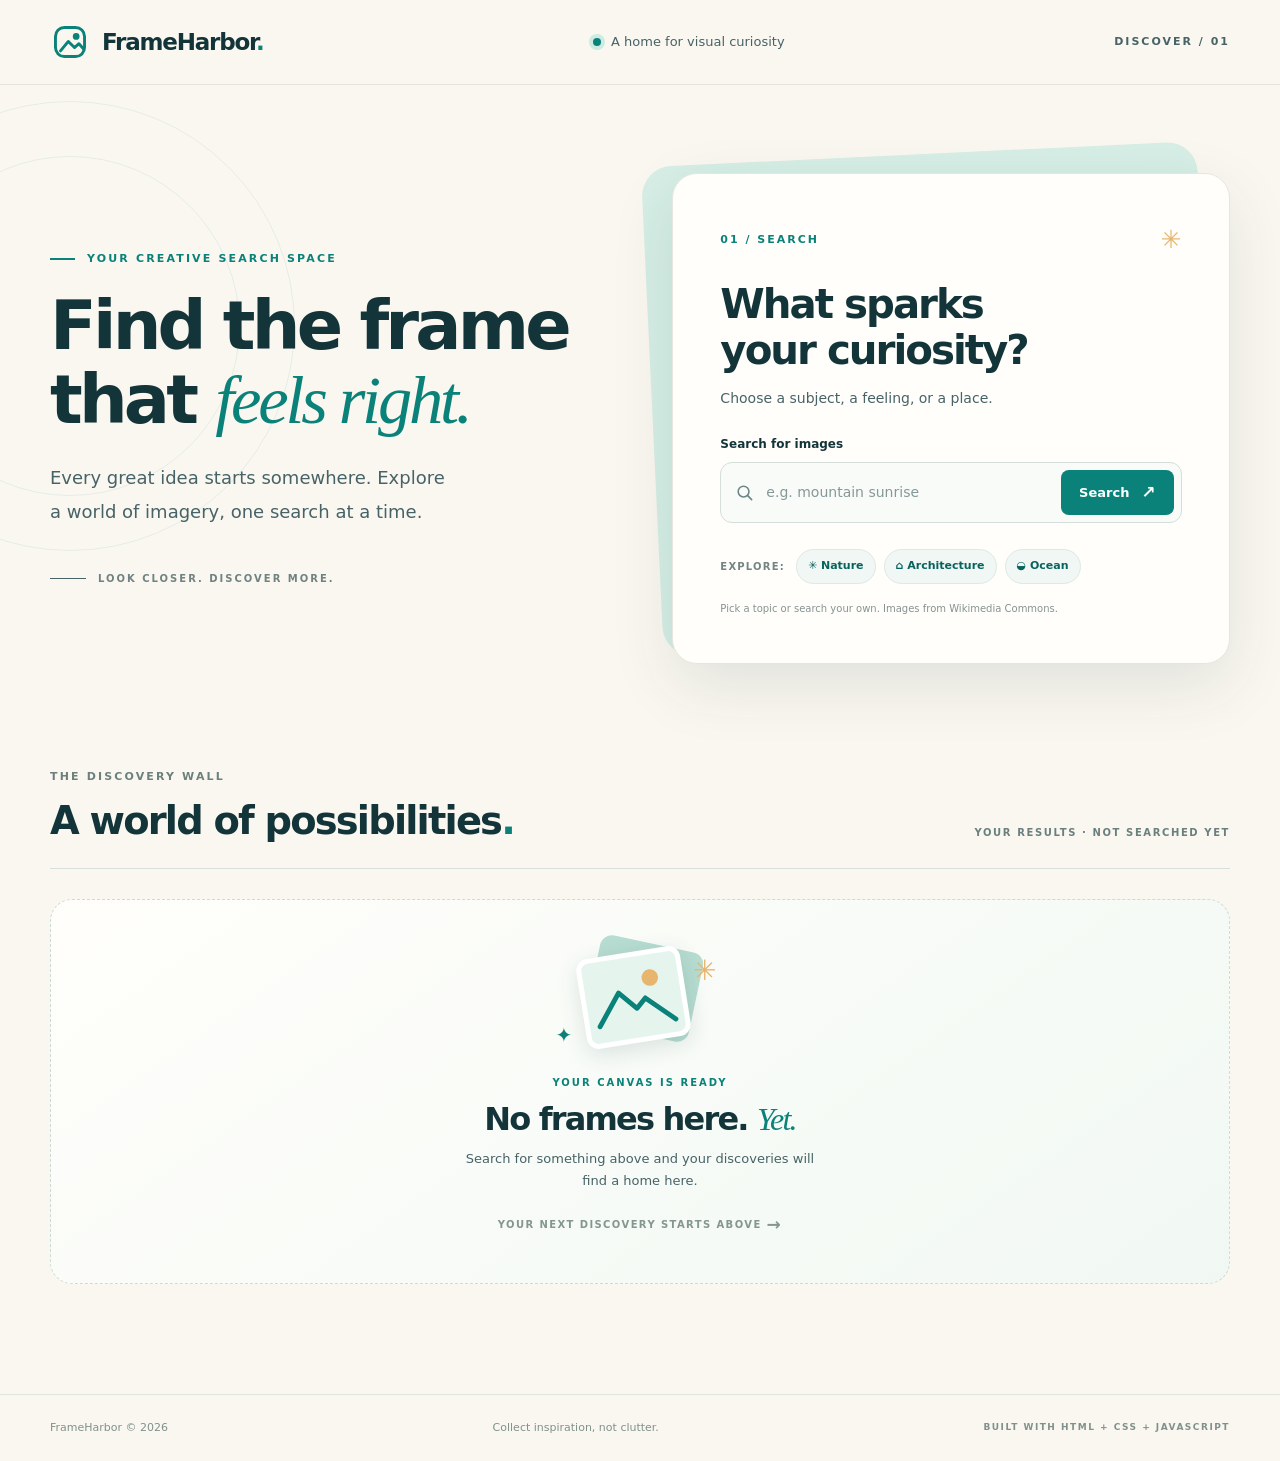
<file: index.html>
<!DOCTYPE html>
<html lang="en">
<head>
  <meta charset="UTF-8" />
  <meta name="viewport" content="width=device-width, initial-scale=1.0" />
  <meta name="description" content="FrameHarbor — a calm, creative space to discover images by topic." />
  <title>FrameHarbor — Find your next inspiration</title>
  <link rel="stylesheet" href="styles.css" />
</head>
<body>
  <header class="site-header">
    <div class="shell topbar">
      <a class="brand" href="#top" aria-label="FrameHarbor home">
        <span class="brand-mark" aria-hidden="true">
          <svg viewBox="0 0 34 34" fill="none" xmlns="http://www.w3.org/2000/svg">
            <rect x="4" y="4" width="26" height="26" rx="8" stroke="currentColor" stroke-width="2.6"/>
            <circle cx="22.5" cy="12" r="3" fill="currentColor"/>
            <path d="M8.5 25L15.5 16.5L21 22L25 18.5L29 23" stroke="currentColor" stroke-width="2.6" stroke-linecap="round" stroke-linejoin="round"/>
          </svg>
        </span>
        <span>FrameHarbor<span class="brand-stop">.</span></span>
      </a>
      <p class="topbar-message"><span class="status-dot" aria-hidden="true"></span> A home for visual curiosity</p>
      <span class="topbar-edition">DISCOVER / 01</span>
    </div>
  </header>

  <main id="top">
    <section class="hero shell" aria-labelledby="hero-title">
      <div class="hero-copy">
        <p class="eyebrow"><span class="eyebrow-line" aria-hidden="true"></span> YOUR CREATIVE SEARCH SPACE</p>
        <h1 id="hero-title">Find the frame<br />that <em>feels right.</em></h1>
        <p class="hero-description">Every great idea starts somewhere. Explore a world of imagery, one search at a time.</p>
        <div class="hero-signature" aria-hidden="true">
          <span class="signature-dash"></span>
          <span>LOOK CLOSER. DISCOVER MORE.</span>
        </div>
        <div class="hero-orbit orbit-one" aria-hidden="true"></div>
        <div class="hero-orbit orbit-two" aria-hidden="true"></div>
      </div>

      <div class="hero-action">
        <div class="search-panel">
          <div class="panel-heading">
            <span class="panel-number">01 / SEARCH</span>
            <span class="panel-symbol" aria-hidden="true">✳</span>
          </div>
          <h2>What sparks<br />your curiosity?</h2>
          <p class="panel-description">Choose a subject, a feeling, or a place.</p>
          <form id="search-form" role="search">
            <label for="search-input">Search for images</label>
            <div class="search-control">
              <svg class="search-icon" viewBox="0 0 24 24" fill="none" aria-hidden="true">
                <circle cx="10.8" cy="10.8" r="6.8" stroke="currentColor" stroke-width="2"/>
                <path d="M16 16L21 21" stroke="currentColor" stroke-width="2" stroke-linecap="round"/>
              </svg>
              <input id="search-input" type="search" placeholder="e.g. mountain sunrise" autocomplete="off" />
              <button id="search-button" type="submit">Search <span aria-hidden="true">↗</span></button>
            </div>
          </form>
          <div class="quick-picks" aria-label="Suggested topics">
            <span class="chips-label">EXPLORE:</span>
            <button class="chip" id="suggest-nature" type="button">✳ Nature</button>
            <button class="chip" id="suggest-architecture" type="button">⌂ Architecture</button>
            <button class="chip" id="suggest-ocean" type="button">◒ Ocean</button>
          </div>
          <p class="panel-footnote">Pick a topic or search your own. Images from Wikimedia Commons.</p>
        </div>
      </div>
    </section>

    <section class="discover-section shell" aria-labelledby="discover-title">
      <div class="section-header">
        <div>
          <p class="eyebrow dark-eyebrow">THE DISCOVERY WALL</p>
          <h2 id="discover-title">A world of possibilities<span class="period">.</span></h2>
        </div>
        <p class="results-count" id="result-count" role="status">YOUR RESULTS · NOT SEARCHED YET</p>
      </div>

      <p id="search-feedback" class="search-feedback" role="status" hidden></p>
      <div id="results" class="results-grid" aria-label="Image search results" aria-live="polite"></div>

      <div id="empty-state" class="empty-state" role="status">
        <div class="empty-illustration" aria-hidden="true">
          <div class="illustration-card card-back"></div>
          <div class="illustration-card card-front">
            <svg viewBox="0 0 130 105" fill="none" xmlns="http://www.w3.org/2000/svg">
              <circle cx="92" cy="27" r="12" fill="#E8B56E"/>
              <path d="M10 86L44 42L67 68L81 55L120 92" stroke="#0A8279" stroke-width="7" stroke-linecap="round" stroke-linejoin="round" />
            </svg>
          </div>
          <span class="illustration-spark spark-one">✳</span>
          <span class="illustration-spark spark-two">✦</span>
        </div>
        <span class="empty-kicker">YOUR CANVAS IS READY</span>
        <h3>No frames here. <em>Yet.</em></h3>
        <p>Search for something above and your discoveries will find a home here.</p>
        <span class="empty-coming-soon">YOUR NEXT DISCOVERY STARTS ABOVE <span aria-hidden="true">→</span></span>
      </div>
    </section>
  </main>

  <footer class="site-footer">
    <div class="shell footer-content">
      <span>FrameHarbor © 2026</span>
      <span>Collect inspiration, not clutter.</span>
      <span>BUILT WITH HTML + CSS + JAVASCRIPT</span>
    </div>
  </footer>
  <script src="script.js"></script>
</body>
</html>
</file>
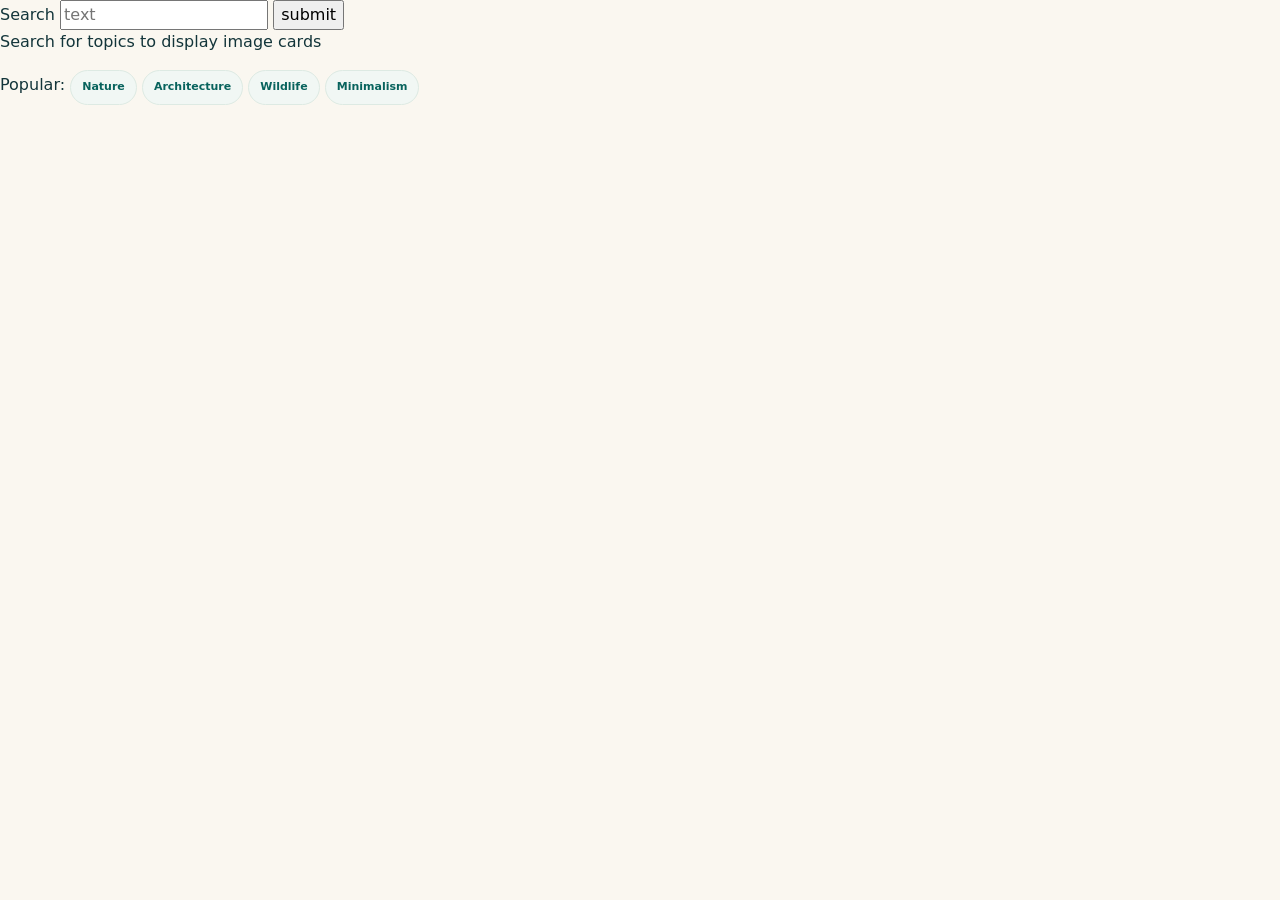
<file: html.html>
<!DOCTYPE html>
<head>
    <title> My webpage</title>
    <link rel="stylesheet" href="styles.css">
</head>
<body>
    <header>
        <title> My App </title>
    </header>
    <main>
        <form>
            <label for="search-input" class="search-form"> Search </label>
            <input type="search" id="search" placeholder="text">
            <button type="submit" id="button"> submit </button>
        </form>
        <p id="status"> Search for topics to display image cards </p>
        <div class="categories" aria-label="Quick search categories">
            <span class="category-label">Popular:</span>
            <button type="button" class="chip">Nature</button>
            <button type="button" class="chip">Architecture</button>
            <button type="button" class="chip">Wildlife</button>
            <button type="button" class="chip">Minimalism</button>
        </div>
        <section id="results"></section>
    </main>
    <script src="script.js" defer></script>
</body>
</file>
<file: styles.css>
/* FrameHarbor — responsive image-discovery app. */
:root {
  --ink: #13353a;
  --ink-light: #476367;
  --forest: #0a8279;
  --forest-deep: #08635d;
  --mint: #d6eee5;
  --sand: #faf7f0;
  --paper: #fffefb;
  --gold: #e8b56e;
  --line: #dce4df;
  --shadow: 0 22px 65px rgba(15, 52, 57, .11);
}

* { box-sizing: border-box; }
html { scroll-behavior: smooth; }
body {
  margin: 0;
  color: var(--ink);
  background: var(--sand);
  font-family: "Segoe UI", Inter, system-ui, -apple-system, BlinkMacSystemFont, sans-serif;
  line-height: 1.5;
}
button, input { font: inherit; }
button { cursor: pointer; }
button:focus-visible, input:focus-visible, a:focus-visible { outline: 3px solid var(--gold); outline-offset: 4px; }
.shell { width: min(1180px, calc(100% - 64px)); margin-inline: auto; }

.site-header {
  position: sticky;
  top: 0;
  z-index: 20;
  border-bottom: 1px solid rgba(19, 53, 58, .09);
  background: rgba(250, 247, 240, .94);
  backdrop-filter: blur(18px);
}
.topbar { min-height: 84px; display: flex; align-items: center; gap: 20px; justify-content: space-between; }
.brand { display: inline-flex; align-items: center; gap: 12px; color: var(--ink); text-decoration: none; font-size: 23px; font-weight: 800; letter-spacing: -1.2px; }
.brand-mark { width: 40px; height: 40px; display: grid; place-items: center; color: var(--forest); }
.brand-mark svg { width: 38px; height: 38px; }
.brand-stop, .period { color: var(--forest); }
.topbar-message { display: flex; align-items: center; gap: 10px; color: var(--ink-light); font-size: 13px; margin: 0; }
.status-dot { height: 8px; width: 8px; border-radius: 50%; background: var(--forest); box-shadow: 0 0 0 4px #ccebe2; }
.topbar-edition { font-size: 11px; letter-spacing: 2px; font-weight: 750; color: var(--ink-light); }

.hero { display: grid; grid-template-columns: minmax(0, 1fr) minmax(0, 1fr); gap: clamp(24px, 5vw, 76px); padding-block: 88px 105px; align-items: center; }
.hero-copy { position: relative; isolation: isolate; }
.eyebrow { display: flex; align-items: center; gap: 12px; font-size: 11px; font-weight: 800; letter-spacing: 2.15px; color: var(--forest); margin: 0 0 22px; }
.eyebrow-line { height: 2px; width: 25px; background: currentColor; }
h1, h2, h3, p { margin-top: 0; }
h1, h2, h3 { letter-spacing: -1.8px; }
.hero h1 { font-size: clamp(48px, 5.35vw, 75px); line-height: 1.08; font-weight: 800; margin: 0 0 23px; letter-spacing: -3.8px; }
.hero h1 em { font-family: Georgia, "Times New Roman", serif; font-weight: 500; color: var(--forest); letter-spacing: -3.2px; }
.hero-description { font-size: 18px; line-height: 1.85; color: var(--ink-light); max-width: 405px; margin-bottom: 43px; }
.hero-signature { display: flex; align-items: center; gap: 12px; font-size: 10px; font-weight: 700; letter-spacing: 2px; color: #708282; }
.signature-dash { width: 36px; height: 1px; background: var(--ink-light); }
.hero-orbit { position: absolute; z-index: -1; pointer-events: none; border: 1px solid rgba(10,130,121,.09); border-radius: 50%; }
.orbit-one { width: 340px; height: 340px; top: -95px; left: -150px; }
.orbit-two { width: 450px; height: 450px; top: -150px; left: -205px; }

.hero-action { position: relative; }
.hero-action::before { content: ""; position: absolute; z-index: -1; inset: -19px 22px 20px -20px; border-radius: 30px; background: var(--mint); transform: rotate(-2.7deg); }
.search-panel { padding: clamp(26px, 3.7vw, 50px); background: var(--paper); border: 1px solid #e5e7df; border-radius: 25px; box-shadow: var(--shadow); }
.panel-heading { display: flex; justify-content: space-between; align-items: center; margin-bottom: 23px; }
.panel-number { color: var(--forest); font-size: 11px; font-weight: 800; letter-spacing: 2px; }
.panel-symbol { font-size: 25px; color: var(--gold); }
.search-panel h2 { font-size: clamp(32px, 3.15vw, 44px); line-height: 1.15; letter-spacing: -2px; margin-bottom: 13px; }
.panel-description { color: var(--ink-light); font-size: 14px; margin-bottom: 26px; }
#search-form label { display: block; font-weight: 750; font-size: 12px; margin-bottom: 9px; }
.search-control { display: flex; align-items: center; gap: 10px; padding: 7px 7px 7px 14px; border-radius: 12px; border: 1px solid #d4dedb; background: #f9fbf9; transition: border-color .2s; }
.search-control:focus-within { border-color: var(--forest); }
.search-icon { width: 19px; height: 19px; flex: 0 0 auto; color: #6d8685; }
#search-input { flex: 1 1 auto; min-width: 0; border: none; outline: none; background: transparent; color: var(--ink); font-size: 14px; }
#search-input::placeholder { color: #859898; }
#search-input:focus-visible { outline: none; }
#search-button { display: inline-flex; gap: 12px; align-items: center; justify-content: center; padding: 13px 18px; border: none; border-radius: 8px; background: var(--forest); color: white; font-size: 13px; font-weight: 750; transition: background .2s ease, transform .2s ease; }
#search-button:hover { background: var(--forest-deep); transform: translateY(-1px); }
#search-button span { font-size: 17px; line-height: 1; }
.quick-picks { margin-top: 26px; display: flex; flex-wrap: wrap; align-items: center; gap: 8px; }
.chips-label { margin-right: 3px; color: #728584; font-size: 10px; letter-spacing: 1.2px; font-weight: 800; }
.chip { padding: 8px 11px; background: #f1f7f4; border: 1px solid #ddeae3; border-radius: 50px; color: var(--forest-deep); font-size: 11px; font-weight: 650; transition: background .2s, border-color .2s; }
.chip:hover { background: #e0f1e8; border-color: var(--forest); }
.panel-footnote { font-size: 10px; color: #859391; margin: 17px 0 0; }

.discover-section { padding: 0 0 110px; }
.section-header { display: flex; align-items: end; justify-content: space-between; gap: 30px; margin-bottom: 30px; padding-bottom: 23px; border-bottom: 1px solid #d9e1dc; }
.dark-eyebrow { color: #6c807d; margin-bottom: 12px; }
.section-header h2 { font-size: clamp(30px, 3vw, 41px); letter-spacing: -1.8px; margin: 0; line-height: 1.25; }
.results-count { color: #69807e; font-size: 10px; white-space: nowrap; letter-spacing: 1.6px; font-weight: 800; margin: 0 0 5px; }
/* Responsive search result cards. */
#results { display: grid; grid-template-columns: repeat(auto-fill, minmax(220px, 1fr)); gap: 18px; }
.empty-state { min-height: 365px; padding: 42px 20px 45px; display: flex; flex-direction: column; justify-content: center; align-items: center; text-align: center; border: 1.5px dashed #cadcd4; border-radius: 22px; background: linear-gradient(145deg, #fffefb, #f1f8f3); }
.empty-illustration { position: relative; width: 143px; height: 113px; margin-bottom: 20px; }
.illustration-card { position: absolute; border-radius: 12px; width: 105px; height: 91px; }
.card-back { background: #b7dcd1; top: 1px; left: 23px; transform: rotate(12deg); }
.card-front { background: #e5f5ed; top: 10px; left: 12px; border: 5px solid white; box-shadow: 0 6px 22px rgba(27,78,69,.14); transform: rotate(-9deg); display: grid; place-items: center; }
.card-front svg { width: 90px; height: 74px; }
.illustration-spark { position: absolute; color: var(--gold); font-size: 28px; }
.spark-one { right: -5px; top: 8px; }
.spark-two { left: -13px; bottom: 5px; font-size: 20px; color: var(--forest); }
.empty-kicker { font-size: 10px; font-weight: 800; letter-spacing: 2px; color: var(--forest); }
.empty-state h3 { font-size: clamp(25px, 3vw, 32px); line-height: 1.2; margin: 10px 0 9px; }
.empty-state h3 em { font-family: Georgia, serif; font-weight: 400; color: var(--forest); }
.empty-state > p { max-width: 365px; color: var(--ink-light); font-size: 13px; line-height: 1.7; margin-bottom: 20px; }
.empty-coming-soon { color: #84968f; font-size: 10px; font-weight: 800; letter-spacing: 1.4px; }
.empty-coming-soon span { font-size: 17px; vertical-align: -2px; }
.site-footer { border-top: 1px solid #e1e4dc; padding-block: 25px; }
.footer-content { display: flex; justify-content: space-between; align-items: center; gap: 15px; color: #80918b; font-size: 11px; }
.footer-content span:last-child { font-size: 9px; font-weight: 800; letter-spacing: 1.5px; }

@media (max-width: 900px) {
  .hero { grid-template-columns: 1fr; gap: 55px; padding-block: 65px 85px; }
  .hero-description { max-width: 600px; }
  .hero-action { max-width: 680px; }
}
@media (max-width: 620px) {
  .shell { width: min(100% - 36px, 1180px); }
  .topbar { min-height: 68px; }
  .brand { font-size: 20px; }
  .brand-mark, .brand-mark svg { width: 33px; height: 33px; }
  .topbar-message { display: none; }
  .topbar-edition { font-size: 9px; letter-spacing: 1px; }
  .hero { padding-block: 52px 71px; gap: 45px; }
  .hero h1 { font-size: clamp(42px, 11vw, 64px); letter-spacing: -2.7px; }
  .hero h1 em { letter-spacing: -2px; }
  .hero-description { font-size: 15px; line-height: 1.75; margin-bottom: 26px; }
  .hero-action::before { inset: -11px 11px 12px -9px; border-radius: 22px; }
  .search-panel { border-radius: 19px; padding: 24px 20px; }
  .search-panel h2 { font-size: 33px; }
  .search-control { gap: 6px; padding: 5px 5px 5px 10px; }
  #search-input { font-size: 12px; }
  #search-button { padding: 12px 12px; font-size: 12px; gap: 5px; }
  .quick-picks { gap: 7px; }
  .section-header { align-items: start; flex-direction: column; gap: 12px; }
  .results-count { white-space: normal; }
  #results { grid-template-columns: repeat(auto-fill, minmax(220px, 1fr)); gap: 14px; }
  .empty-state { min-height: 355px; }
  .footer-content { flex-direction: column; align-items: flex-start; }
}
@media (prefers-reduced-motion: reduce) {
  html { scroll-behavior: auto; }
  *, *::before, *::after { transition: none !important; }
}

[hidden] { display: none !important; }
.results-count { white-space: normal; overflow-wrap: anywhere; max-width: 380px; }
.image-card { min-width: 0; overflow: hidden; border: 1px solid var(--line); border-radius: 16px; background: var(--paper); }
.image-card a { display: block; height: 100%; color: inherit; text-decoration: none; }
.image-card a:hover { background: #eef7f1; }
.image-card img { display: block; width: 100%; height: 210px; object-fit: cover; background: var(--mint); }
.image-card h3 { margin: 16px 16px 8px; font-size: 15px; line-height: 1.5; letter-spacing: -.2px; overflow-wrap: anywhere; }
.image-meta { margin: 0 16px 18px; color: var(--forest-deep); font-size: 11px; }

/* Visible feedback throughout the request lifecycle. */
.search-feedback { padding: 30px; border: 1px solid var(--line); border-radius: 16px; background: var(--paper); color: var(--ink-light); }
.search-feedback[data-state="loading"]::before { content: ""; display: inline-block; width: 17px; height: 17px; margin-right: 12px; vertical-align: middle; border: 3px solid var(--mint); border-top-color: var(--forest); border-radius: 50%; animation: spin .8s linear infinite; }
.search-feedback[data-state="error"] { border-color: #dbb39c; background: #fff4eb; }
#search-button:disabled { opacity: .65; cursor: wait; transform: none; }
.image-card { animation: appear .3s ease-out; }
@keyframes spin { to { transform: rotate(360deg); } }
@keyframes appear { from { opacity: 0; transform: translateY(8px); } to { opacity: 1; transform: translateY(0); } }
@media (max-width: 360px) { #results { grid-template-columns: minmax(0, 1fr); } }
@media (prefers-reduced-motion: reduce) { .image-card, .search-feedback::before { animation: none !important; } }
</file>
